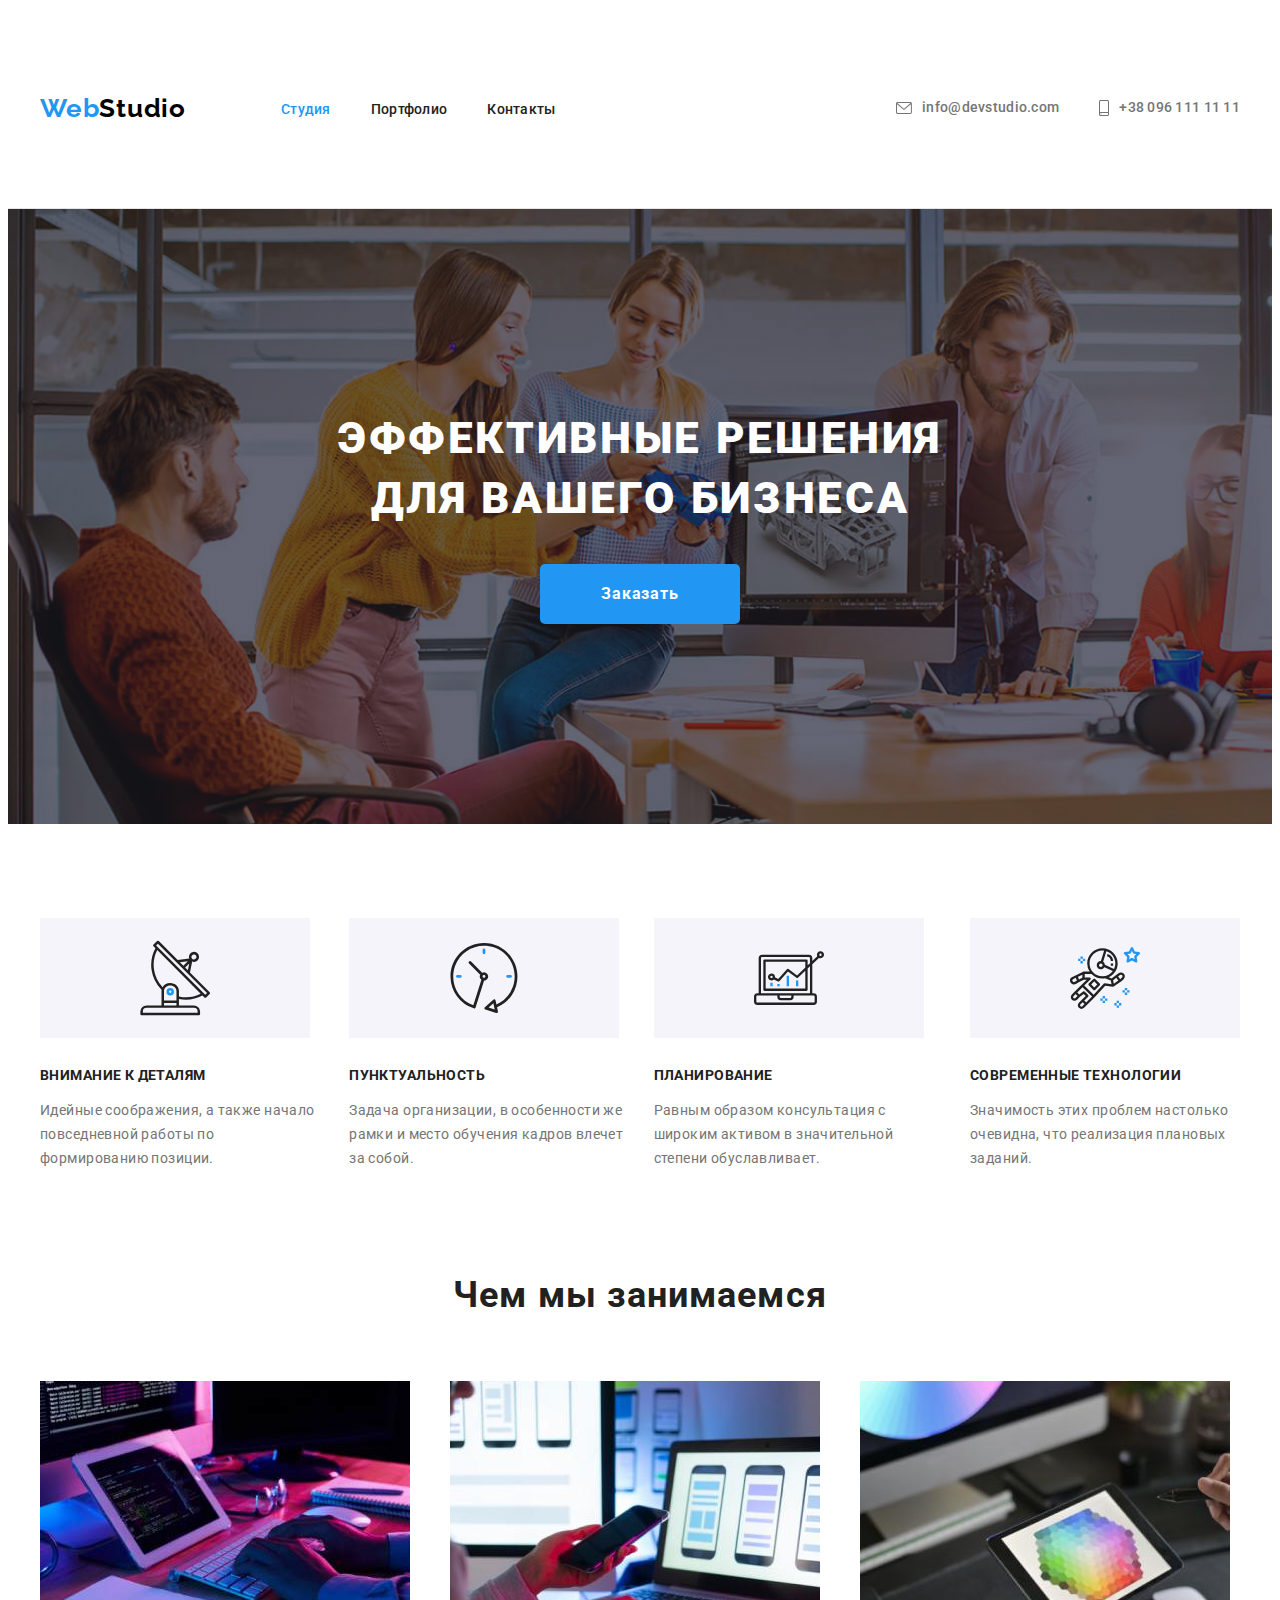
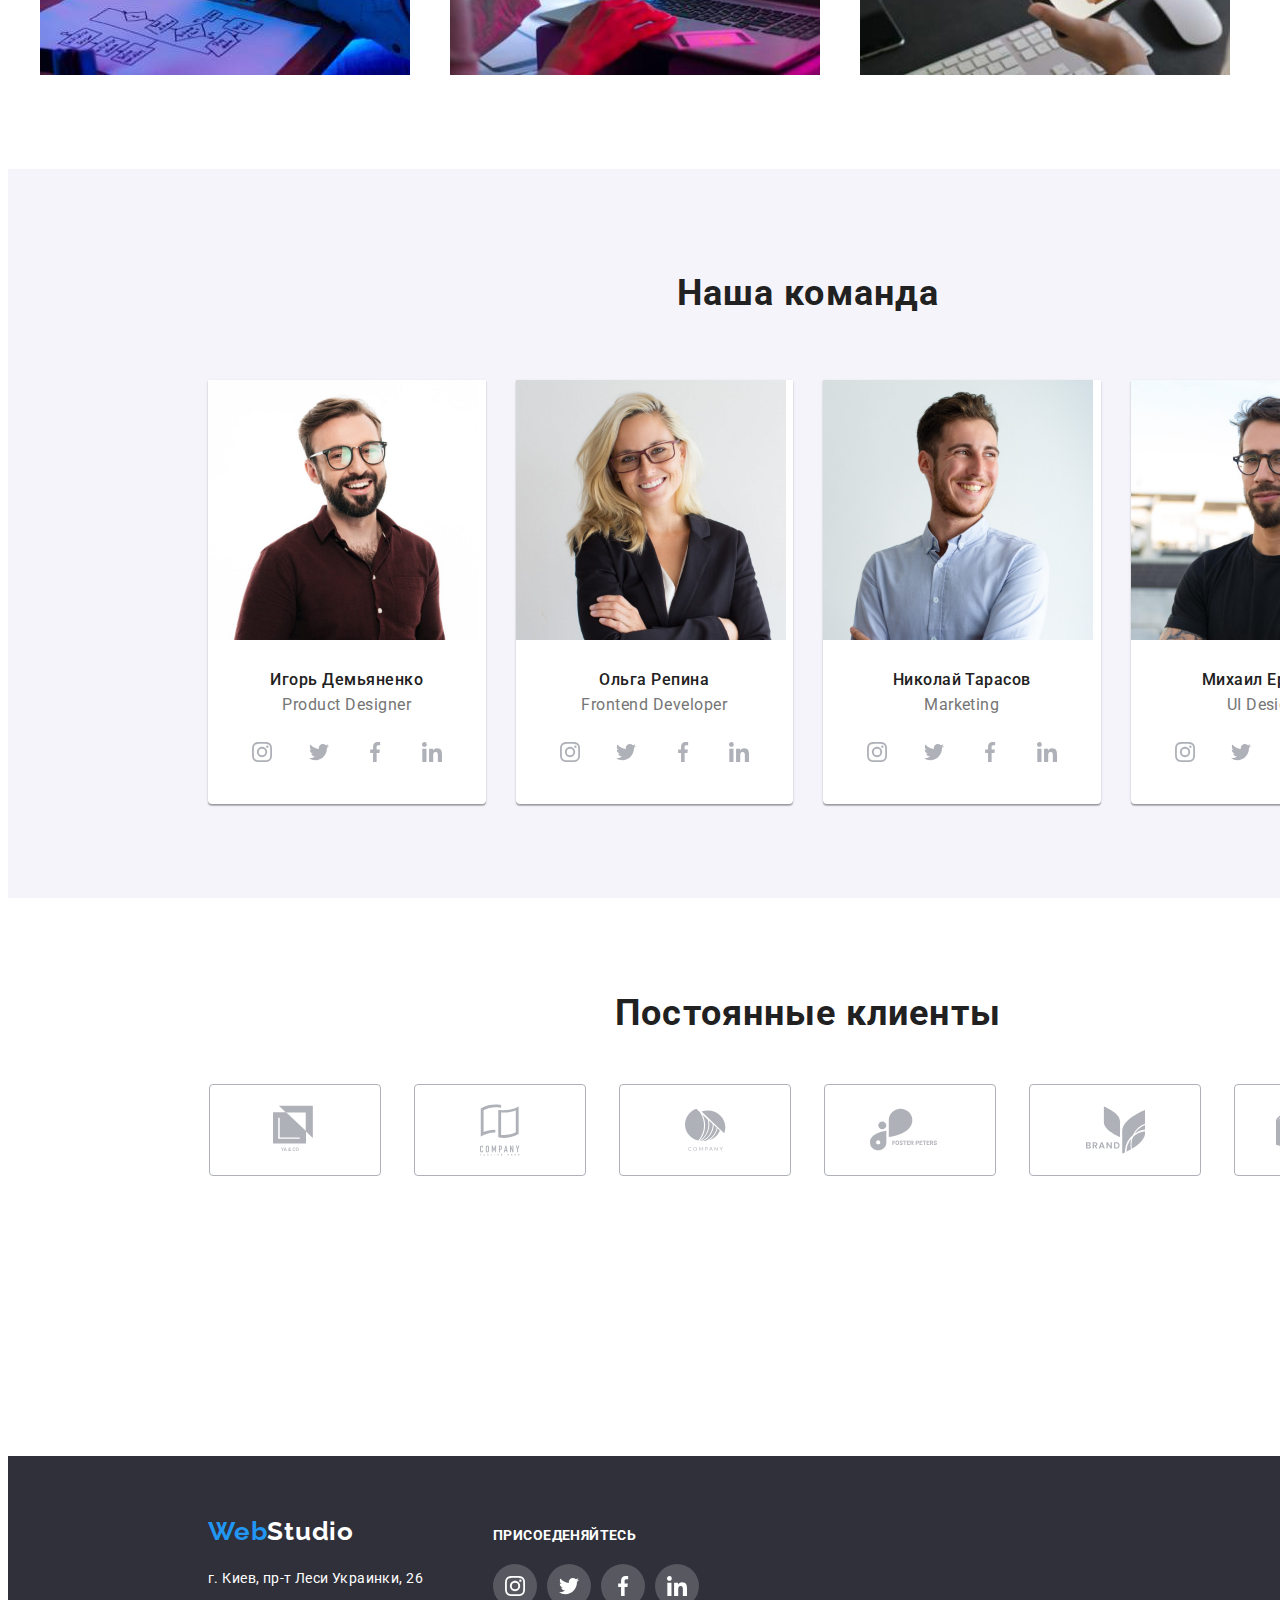
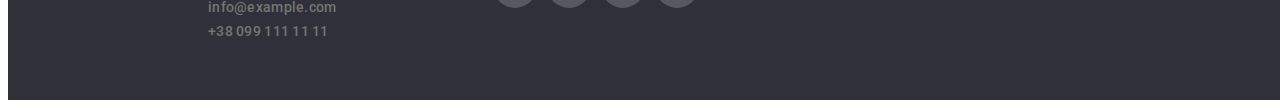
<file: index.html>
<!DOCTYPE html>
<html lang="ru">
<head>
    <meta charset="UTF-8">
    <meta http-equiv="X-UA-Compatible" content="IE=edge">
    <meta name="viewport" content="width=device-width, initial-scale=1.0">
    <title>Веб Студия</title>
    <link rel="stylesheet" href="https://cdnjs.cloudflare.com/ajax/libs/modern-normalize/1.0.0/modern-normalize.css" 
    integrity="sha512-Zx6MlUMKSVJoQ+83OwhdILe8cSEsCzfqThJd7J/VA2UrK6Ctj85p+xzqfyuNXE5B1k25uUdmJ2OzItbBy9GHAQ==" 
    crossorigin="anonymous"/>
    <link rel="preconnect" href="https://fonts.gstatic.com">
    <link href="https://fonts.googleapis.com/css2?family=Raleway:wght@700&family=Roboto:wght@400;500;700;900&display=swap" rel="stylesheet">
    <link rel="stylesheet" href="./css/style.css">
</head>
<body>

   <!--HEADER-->

    <header class="header">
        <div class="container">
            <a class="logo-light-theme link" href="">
                <span class="logo-web">Web</span>Studio
            </a>
            <nav class="navigation">
            <ul class="navigation-list list">
                <li class="navigation-item">
                    <a class="current navigation-link link " href="./index.html">
                        Студия
                    </a>
                </li>
                <li class="navigation-item">
                    <a class="navigation-link link" href="./portfolio.html">
                        Портфолио
                    </a>
                </li>
                <li class="navigation-item">
                    <a class="navigation-link link" href="">
                        Контакты
                    </a>
                </li>
            </ul>
            </nav>
            <ul class="contact-list list">
                <li class="contact-item-mail">
                    <a class="email-link link" href="mailto:info@devstudio.com">
                        <svg class="mail-img" width="16">
                            <use href="./images/icons.svg#icon-mail"></use>
                        </svg>
                        info@devstudio.com
                    </a>
                </li>
                <li class="contact-item-number">
                    <a class="tel-link link" href="tel:+380961111111">
                        <svg class="number-img" width="10">
                            <use href="./images/icons.svg#icon-number"></use>
                        </svg>
                        +38 096 111 11 11
                    </a>
                </li>
            </ul>
        </div>
   </header> 

   <!--MAIN-->

   <main class="main">

        <!--HERO-->

        <section class="hero bg">
            <div class="container">
                <h1 class="hero-title">
                    Эффективные решения для вашего бизнеса
                </h1>
                <button class="hero-btn" type="button">
                    Заказать
                </button>
            </div>
        </section>

        <!--ABOUT-->

        <section class="about section">
            <div class="container">
                <ul class="about-quality-list list">
                    <li class="about-quality-item">
                        <div class="about-icon-container">
                            <svg class="about-icon" width="70">
                                <use href="./images/icons.svg#icon-details"></use>
                            </svg>
                        </div>
                        <h3 class="about-quality-title">Внимание к деталям</h3>
                        <p class="about-quality-description">Идейные соображения, а также начало повседневной работы по формированию позиции.</p>
                    </li>
                    <li class="about-quality-item">
                        <div class="about-icon-container">
                            <svg class="about-icon" width="70">
                                <use href="./images/icons.svg#icon-clock"></use>
                            </svg>
                        </div>
                        <h3 class="about-quality-title">Пунктуальность</h3>
                        <p class="about-quality-description">Задача организации, в особенности же рамки и место обучения кадров влечет за собой.</p>
                    </li>
                    <li class="about-quality-item">
                        <div class="about-icon-container">
                            <svg class="about-icon" width="70">
                                <use href="./images/icons.svg#icon-diagram"></use>
                            </svg>
                        </div>
                        <h3 class="about-quality-title">Планирование</h3>
                        <p class="about-quality-description">Равным образом консультация с широким активом в значительной степени обуславливает.</p>
                    </li>
                    <li class="about-quality-item">
                        <div class="about-icon-container">
                            <svg class="about-icon" width="70">
                                <use href="./images/icons.svg#icon-astronaut"></use>
                            </svg>
                        </div>
                        <h3 class="about-quality-title">Современные технологии</h3>
                        <p class="about-quality-description">Значимость этих проблем настолько очевидна, что реализация плановых заданий.</p>
                    </li>
                </ul>
            </div>
        </section>

        <section  class="about-img-section section">
            <div class="container">
                <h2 class="about-title">Чем мы занимаемся</h2>
                <ul class="about-list-img list">
                    <li class="about-item-img">
                        <img class="about-img" src="./images/box-1.jpg" alt="человек пишет код" height="294">
                    </li>
                    <li class="about-item-img">
                        <img class="about-img" src="./images/box-2.jpg" alt="человек делает дизайн приложения" height="294">
                    </li>
                    <li class="about-item-img">
                        <img class="about-img" src="./images/box-3.jpg" alt="человек подбирает правильный цвет" height="294">
                    </li>
                </ul>
            </div>
        </section>

        <!-- TEAM -->

        <section class="team section">
            <div class="container">
                <h2 class="team-title">Наша команда</h2>
                <ul class="team-list list">
                    <li class="team-item">
                        <img class="team-img" src="./images/worker-1.jpg" alt="мужчина в очках и бардовой рубашке" height="260">
                        <div class="team-img-content">
                            <h3 class="team-img-title">Игорь Демьяненко</h3>
                             <p class="team-img-description" lang="en">Product Designer</p>
                             <ul class="social-list list">
                                <li class="social-list-item">
                                    <a href="" class="social-list-link link">
                                        <svg class="social-list-icon" width="20">
                                            <use href="./images/icons.svg#icon-instagram"></use>
                                        </svg>
                                    </a>
                                </li>
                                <li class="social-list-item">
                                    <a href="" class="social-list-link link">
                                        <svg class="social-list-icon"  width="20">
                                            <use href="./images/icons.svg#icon-twitter"></use>
                                        </svg>
                                    </a>
                                </li>
                                <li class="social-list-item">
                                    <a href="" class="social-list-link link">
                                        <svg class="social-list-icon"  width="20">
                                            <use href="./images/icons.svg#icon-facebook"></use>
                                        </svg>
                                    </a>
                                </li>
                                <li class="social-list-item">
                                    <a href="" class="social-list-link link">
                                        <svg class="social-list-icon"  width="20">
                                            <use href="./images/icons.svg#icon-linkedin"></use>
                                        </svg>
                                    </a>
                                </li>
                            </ul>
                        </div>
                    </li>
                    <li class="team-item">
                        <img class="team-img" src="./images/worker-2.jpg" alt="девушка в очках и пиджаке" height="260">
                        <div class="team-img-content">
                            <h3 class="team-img-title">Ольга Репина</h3>
                            <p class="team-img-description" lang="en">Frontend Developer</p>
                            <ul class="social-list list">
                                <li class="social-list-item">
                                    <a href="" class="social-list-link link">
                                        <svg class="social-list-icon"  width="20">
                                            <use href="./images/icons.svg#icon-instagram"></use>
                                        </svg>
                                    </a>
                                </li>
                                <li class="social-list-item">
                                    <a href="" class="social-list-link link">
                                        <svg class="social-list-icon" width="20">
                                            <use href="./images/icons.svg#icon-twitter"></use>
                                        </svg>
                                    </a>
                                </li>
                                <li class="social-list-item">
                                    <a href="" class="social-list-link link">
                                        <svg class="social-list-icon" width="20">
                                            <use href="./images/icons.svg#icon-facebook"></use>
                                        </svg>
                                    </a>
                                </li>
                                <li class="social-list-item">
                                    <a href="" class="social-list-link link">
                                        <svg class="social-list-icon" width="20">
                                            <use href="./images/icons.svg#icon-linkedin"></use>
                                        </svg>
                                    </a>
                                </li>
                            </ul>
                        </div>
                    </li>
                    <li class="team-item">
                        <img class="team-img" src="./images/worker-3.jpg" alt="мужчина в голубой рубашке" height="260">
                        <div class="team-img-content">
                            <h3 class="team-img-title">Николай Тарасов</h3>
                            <p class="team-img-description" lang="en">Marketing</p>
                            <ul class="social-list list">
                                <li class="social-list-item">
                                    <a href="" class="social-list-link link">
                                        <svg class="social-list-icon" width="20">
                                            <use href="./images/icons.svg#icon-instagram"></use>
                                        </svg>
                                    </a>
                                </li>
                                <li class="social-list-item">
                                    <a href="" class="social-list-link link">
                                        <svg class="social-list-icon" width="20">
                                            <use href="./images/icons.svg#icon-twitter"></use>
                                        </svg>
                                    </a>
                                </li>
                                <li class="social-list-item">
                                    <a href="" class="social-list-link link">
                                        <svg class="social-list-icon" width="20">
                                            <use href="./images/icons.svg#icon-facebook"></use>
                                        </svg>
                                    </a>
                                </li>
                                <li class="social-list-item">
                                    <a href="" class="social-list-link link">
                                        <svg class="social-list-icon" width="20">
                                            <use href="./images/icons.svg#icon-linkedin"></use>
                                        </svg>
                                    </a>
                                </li>
                            </ul>
                        </div>
                    </li>
                    <li class="team-item">
                        <img class="team-img" src="./images/worker-4.jpg" alt="мужчина в очках и черной футболке" height="260">
                        <div class="team-img-content">
                            <h3 class="team-img-title">Михаил Ермаков</h3>
                            <p class="team-img-description" lang="en">UI Designer</p>
                            <ul class="social-list list">
                                <li class="social-list-item">
                                    <a href="" class="social-list-link link">
                                        <svg class="social-list-icon" width="20">
                                            <use href="./images/icons.svg#icon-instagram"></use>
                                        </svg>
                                    </a>
                                </li>
                                <li class="social-list-item">
                                    <a href="" class="social-list-link link">
                                        <svg class="social-list-icon" width="20">
                                            <use href="./images/icons.svg#icon-twitter"></use>
                                        </svg>
                                    </a>
                                </li>
                                <li class="social-list-item">
                                    <a href="" class="social-list-link link">
                                        <svg class="social-list-icon" width="20">
                                            <use href="./images/icons.svg#icon-facebook"></use>
                                        </svg>
                                    </a>
                                </li>
                                <li class="social-list-item">
                                    <a href="" class="social-list-link link">
                                        <svg class="social-list-icon" width="20">
                                            <use href="./images/icons.svg#icon-linkedin"></use>
                                        </svg>
                                    </a>
                                </li>
                            </ul>
                        </div>
                    </li>
                </ul>
            </div>
        </section>

        <!-- CLIENTS  -->

        <section class="clients section">
            <div class="container">
                <h2 class="clients-title">
                    Постоянные клиенты
                </h2>
                <ul class="clients-list list">
                    <li class="clients-list-item">
                        <a class="clients-list-link link" href="">
                            <svg class="clients-icon" width="44">
                                <use href="./images/icons.svg#icon-logo_1"></use>
                            </svg>
                        </a>
                    </li>
                    <li class="clients-list-item">
                        <a class="clients-list-link link" href="">
                            <svg class="clients-icon" width="40">
                                <use href="./images/icons.svg#icon-logo_2"></use>
                            </svg>
                        </a>
                    </li>
                    <li class="clients-list-item">
                        <a class="clients-list-link link" href="">
                            <svg class="clients-icon" width="41">
                                <use href="./images/icons.svg#icon-logo_3"></use>
                            </svg>
                        </a>
                    </li>
                    <li class="clients-list-item">
                        <a class="clients-list-link link" href="">
                            <svg class="clients-icon" width="80">
                                <use href="./images/icons.svg#icon-logo_4"></use>
                            </svg>
                        </a>
                    </li>
                    <li class="clients-list-item">
                        <a class="clients-list-link link" href="">
                            <svg class="clients-icon" width="59">
                                <use href="./images/icons.svg#icon-logo_5"></use>
                            </svg>
                        </a>
                    </li>
                    <li class="clients-list-item">
                        <a class="clients-list-link link" href="">
                            <svg class="clients-icon" width="88">
                                <use href="./images/icons.svg#icon-logo_6"></use>
                            </svg>
                        </a>
                    </li>
                </ul>
            </div>
        </section>

   </main>

   <!--FOOTER-->

   <footer class="footer">
       <div class="container">
            <div class="footer-container">
            <a class="logo-dark-theme link" href="">
                <span class="logo-web">Web</span>Studio
            </a>
            <address class="address">
                <ul class="address-list list">
                    <li class="address-item">
                        <a class="address-link link" href="https://goo.gl/maps/gpuPZWPUitN2GGkdA" target="_blank" rel="noopener noreferrer">
                            г. Киев, пр-т Леси Украинки, 26
                        </a>
                    </li>
                    <li class="address-item">
                        <a class="email-link link" href="mailto:info@example.com">
                            info@example.com
                        </a>
                    </li>
                    <li class="address-item">
                        <a class="tel-link link" href="tel:+380991111111">
                            +38 099 111 11 11
                        </a>
                    </li>
                </ul>
            </address>
            </div>

            <div class="footer-icon-container">
                <h3 class="footer-icon-title">Присоеденяйтесь</h3>
                <ul class="footer-list-icon list">
                    <li class="footer-list-icon-item">
                        <a class="footer-icon-link link">
                            <svg class="footer-icon" width="20">
                                <use href="./images/icons.svg#icon-instagram"></use>
                            </svg>
                        </a>
                    </li>
                    <li class="footer-list-icon-item">
                        <a class="footer-icon-link link">
                            <svg class="footer-icon" width="20">
                                <use href="./images/icons.svg#icon-twitter"></use>
                            </svg>
                        </a>
                    </li>
                    <li class="footer-list-icon-item">
                        <a class="footer-icon-link link">
                            <svg class="footer-icon" width="20">
                                <use href="./images/icons.svg#icon-facebook"></use>
                            </svg>
                        </a>
                    </li>
                    <li class="footer-list-icon-item">
                        <a class="footer-icon-link link">
                            <svg class="footer-icon" width="20">
                                <use href="./images/icons.svg#icon-linkedin"></use>
                            </svg>
                        </a>
                    </li>
                </ul>
            </div>
        </div>
   </footer>
</body>
</html>
</file>
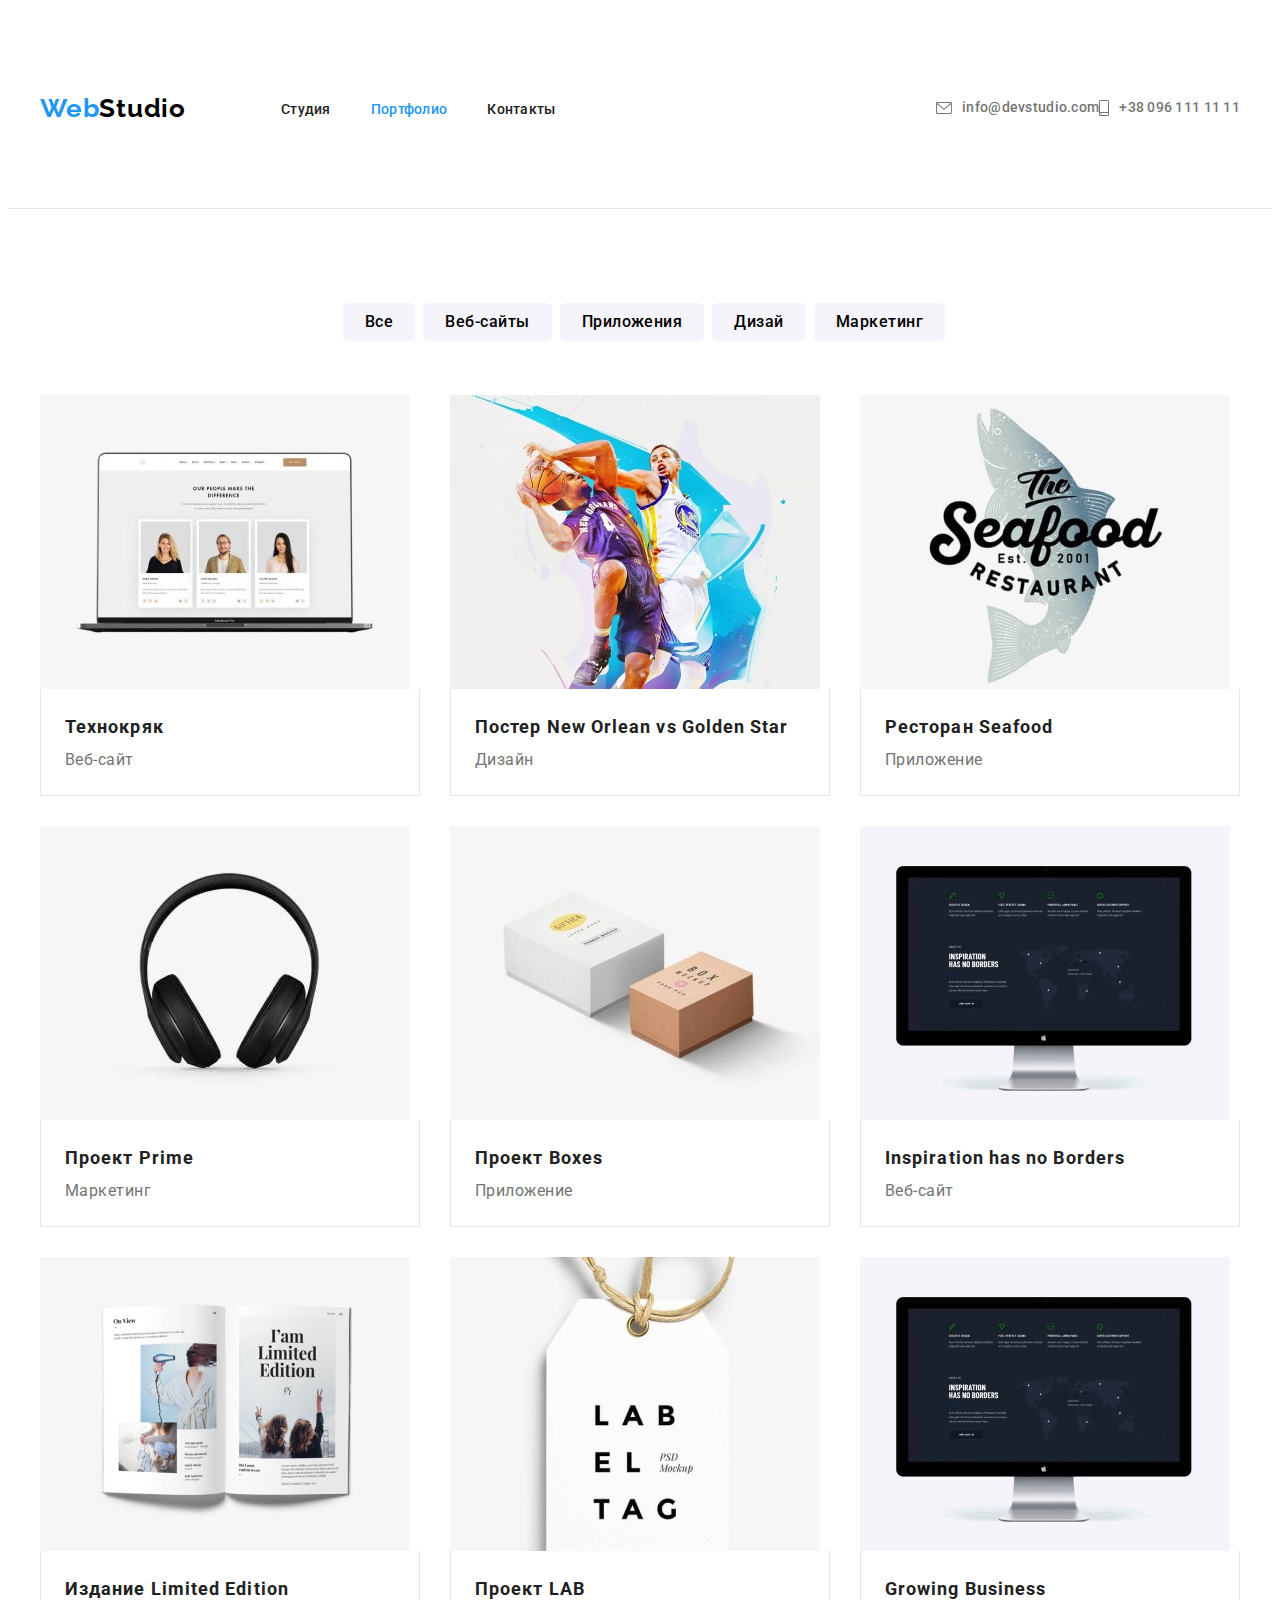
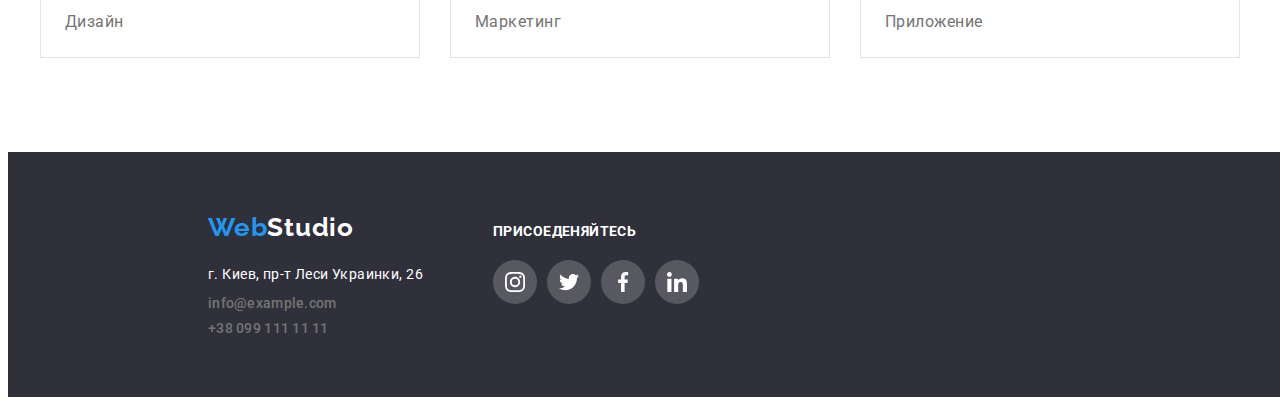
<file: portfolio.html>
<!DOCTYPE html>
<html lang="ru">
<head>
    <meta charset="UTF-8">
    <meta http-equiv="X-UA-Compatible" content="IE=edge">
    <meta name="viewport" content="width=device-width, initial-scale=1.0">
    <title>Портфолио</title>
    <link rel="stylesheet" href="https://cdnjs.cloudflare.com/ajax/libs/modern-normalize/1.0.0/modern-normalize.css" 
    integrity="sha512-Zx6MlUMKSVJoQ+83OwhdILe8cSEsCzfqThJd7J/VA2UrK6Ctj85p+xzqfyuNXE5B1k25uUdmJ2OzItbBy9GHAQ==" 
    crossorigin="anonymous"/>
    <link rel="preconnect" href="https://fonts.gstatic.com">
    <link href="https://fonts.googleapis.com/css2?family=Raleway:wght@700&family=Roboto:wght@400;500;700;900&display=swap" rel="stylesheet">
    <link rel="stylesheet" href="./css/style.css">
</head>
<body>
    <!--HEADER-->
    <header class="header">
        <div class="container">
            <a class="logo-light-theme link" href="">
                <span class="logo-web">Web</span>Studio
            </a>
            <nav class="navigation">
            <ul class="navigation-list list">
                <li class="navigation-item">
                    <a class=" navigation-link link " href="./index.html">
                        Студия
                    </a>
                </li>
                <li class="navigation-item">
                    <a class="current navigation-link link" href="./portfolio.html">
                        Портфолио
                    </a>
                </li>
                <li class="navigation-item">
                    <a class="navigation-link link" href="">
                        Контакты
                    </a>
                </li>
            </ul>
            </nav>
            <ul class="contact-list list">
                <li class="contact-item">
                    <a class="email-link link" href="mailto:info@devstudio.com">
                        <svg class="mail-img" width="16">
                            <use href="./images/icons.svg#icon-mail"></use>
                        </svg>
                        info@devstudio.com
                    </a>
                </li>
                <li class="contact-item">
                    <a class="tel-link link" href="tel:+380961111111">
                        <svg class="number-img" width="10">
                            <use href="./images/icons.svg#icon-number"></use>
                        </svg>
                        +38 096 111 11 11
                    </a>
                </li>
            </ul>
        </div>
   </header> 
   <!--MAIN-->
    <main class="main">
        <section class="projects section">
            <div class="container">
                <h1 hidden> Наши проекты </h1>
            <ul class="projects-type-list list">
                <li class="projects-type-item">
                    <button class="projects-type-btn" type="button">
                    Все
                    </button>
                 </li>
                 <li class="projects-type-item">
                    <button class="projects-type-btn" type="button">
                    Веб-сайты
                    </button>
                 </li>
                 <li class="projects-type-item">
                    <button class="projects-type-btn" type="button">
                    Приложения
                    </button>
                 </li>
                 <li class="projects-type-item">
                    <button class="projects-type-btn" type="button">
                    Дизай
                    </button>
                 </li>
                 <li class="projects-type-item">
                    <button class="projects-type-btn" type="button">
                    Маркетинг
                    </button>
                 </li>
            </ul>
            <ul class="project-list list">
                <li class="project-item">
                    <img class="project-img" src="./images/technocryk.jpg" alt="ноутбук" width="370" height="294">
                    <div class="project-img-content">
                        <h3 class="project-title">Технокряк</h3>
                        <p class="project-description">Веб-сайт</p>
                    </div>
                </li>
                <li class="project-item">
                    <img class="project-img" src="./images/new-orlean.jpg" alt="игра в баскетбол" width="370" height="294">
                    <div class="project-img-content">
                        <h3 class="project-title">Постер <span  lang="en">New Orlean vs Golden Star</span></h3>
                    <p class="project-description">Дизайн</p>
                    </div>
                </li>
                <li class="project-item">
                    <img class="project-img" src="./images/seafood.jpg" alt="эмблема" width="370" height="294">
                    <div class="project-img-content">
                        <h3 class="project-title">Ресторан <span  lang="en">Seafood</span></h3>
                        <p class="project-description">Приложение</p>
                    </div>
                </li>
                <li class="project-item">
                    <img class="project-img" src="./images/prime.jpg" alt="наушники" width="370" height="294">
                    <div class="project-img-content">
                        <h3 class="project-title">Проект <span  lang="en">Prime</span></h3>
                    <p class="project-description">Маркетинг</p>
                    </div>
                </li>
                <li class="project-item">
                    <img class="project-img" src="./images/boxes.jpg" alt="коробки" width="370" height="294">
                    <div class="project-img-content">
                        <h3 class="project-title">Проект <span  lang="en">Boxes</span></h3>
                    <p class="project-description">Приложение</p>
                    </div>
                </li>
                <li class="project-item">
                    <img class="project-img" src="./images/inspiration.jpg" alt="монитор" width="370" height="294">
                    <div class="project-img-content">
                        <h3 class="project-title">Inspiration has no Borders</h3>
                    <p class="project-description">Веб-сайт</p>
                    </div>
                </li>
                <li class="project-item">
                    <img class="project-img" src="./images/limited-edition.jpg" alt="журнал" width="370" height="294">
                    <div class="project-img-content">
                        <h3 class="project-title">Издание <span  lang="en">Limited Edition</span></h3>
                    <p class="project-description">Дизайн</p>
                    </div>
                </li>
                <li class="project-item">
                    <img class="project-img" src="./images/lab.jpg" alt="этикетка" width="370" height="294">
                    <div class="project-img-content">
                        <h3 class="project-title">Проект <span  lang="en">LAB</span></h3>
                    <p class="project-description">Маркетинг</p>
                    </div>
                </li>
                <li class="project-item">
                    <img class="project-img" src="./images/inspiration.jpg" alt="ноутбук" width="370" height="294">
                    <div class="project-img-content">
                        <h3 class="project-title" lang="en">Growing Business</h3>
                    <p class="project-description">Приложение</p>
                    </div>
                </li>
            </ul>
            </div>
        </section>
    </main>
    <!--FOOTER-->
    <footer class="footer">
        <div class="container">
             <div class="footer-container">
             <a class="logo-dark-theme link" href="">
                 <span class="logo-web">Web</span>Studio
             </a>
             <address class="address">
                 <ul class="address-list list">
                     <li class="address-item">
                         <a class="address-link link" href="https://goo.gl/maps/gpuPZWPUitN2GGkdA" target="_blank" rel="noopener noreferrer">
                             г. Киев, пр-т Леси Украинки, 26
                         </a>
                     </li>
                     <li class="address-item">
                         <a class="email-link link" href="mailto:info@example.com">
                             info@example.com
                         </a>
                     </li>
                     <li class="address-item">
                         <a class="tel-link link" href="tel:+380991111111">
                             +38 099 111 11 11
                         </a>
                     </li>
                 </ul>
             </address>
             </div>
 
             <div class="footer-icon-container">
                 <h3 class="footer-icon-title">Присоеденяйтесь</h3>
                 <ul class="footer-list-icon list">
                     <li class="footer-list-icon-item">
                         <a class="footer-icon-link link">
                             <svg class="footer-icon" width="20">
                                 <use href="./images/icons.svg#icon-instagram"></use>
                             </svg>
                         </a>
                     </li>
                     <li class="footer-list-icon-item">
                         <a class="footer-icon-link link">
                             <svg class="footer-icon" width="20">
                                 <use href="./images/icons.svg#icon-twitter"></use>
                             </svg>
                         </a>
                     </li>
                     <li class="footer-list-icon-item">
                         <a class="footer-icon-link link">
                             <svg class="footer-icon" width="20">
                                 <use href="./images/icons.svg#icon-facebook"></use>
                             </svg>
                         </a>
                     </li>
                     <li class="footer-list-icon-item">
                         <a class="footer-icon-link link">
                             <svg class="footer-icon" width="20">
                                 <use href="./images/icons.svg#icon-linkedin"></use>
                             </svg>
                         </a>
                     </li>
                 </ul>
             </div>
         </div>
    </footer>
 </body>
 </html>
</file>
<file: css/style.css>
.link {text-decoration: none;}
.list {list-style: none;}
.address {font-style: normal;}

body {
    font-family: 'Roboto', sans-serif;
    color: #212121;
}

h1, h2, h3, h4, h5, h6, p {
    margin: 0;
}

ul {
    margin: 0;
    padding: 0;
}

img {
    display: block;
}

.section {
    padding-top: 94px;
    padding-bottom: 94px;
}
:root {
    --secondary-font: 'Raleway', sans-serif;
    --secondary-text-color: #757575;
    --accept-color: #2196F3;
    --background-color-header-footer: #2F303A;
    --dark-theme-text: #FFFFFF;
    --light-theme-text: #000000;
    --background-btn: #F5F4FA;
}

/* HEADER*/

.header {
    padding-top: 25px;
    padding-bottom: 25px;
    border-bottom: 1px solid #E5E5E5;
}
.header .container {
    display: flex;
    align-items: center;
}
.container {
    width: 1200px;
    margin: 0 auto;
    padding-left: 15px;
    padding-right: 15px;
}
.logo-light-theme {
    margin-right: 95px;
    font-family: var(--secondary-font);
    font-weight: 700;
    font-size: 26px;
    line-height: 1.19;
    letter-spacing: 0.03em;
    color: var(--light-theme-text);
}
.logo-web {
    font-family: var(--secondary-font);
    font-weight: 700;
    font-size: 26px;
    line-height: 1.19;
    letter-spacing: 0.03em;
    color:  var(--accept-color);
}
.mail-img, .number-img{
    fill: #757575;
    margin-right: 10px;
}
.email-link:hover .mail-img,
.email-link:focus .mail-img, 
.tel-link:hover .number-img,
.tel-link:focus .number-img {
    fill: var(--accept-color);
} 
.navigation-list  {
    display: flex;
    align-items: center;
}
.navigation-item:not(:last-child) {
    margin-right: 40px;
}
.navigation-link {
    font-weight: 500;
    font-size: 14px;
    line-height: 1.14;
    letter-spacing: 0.02em;
    color: var(--text-color);
}
.navigation-link:hover, .navigation-link:focus {
    color: var(--accept-color);
}
.current {
    color: var(--accept-color)
}
.contact-list {
    display: flex;
    align-items: center;
}
.contact-list {
    margin-left: auto;
}
.email-link, .tel-link {
    display: flex;
    align-items: center;
    font-weight: 500;
    font-size: 14px;
    line-height: 1.14;
    letter-spacing: 0.02em;
    color: var(--secondary-text-color);
}
.contact-item-mail {
    margin-right: 40px;
}
.email-link:hover, .email-link:focus, 
.tel-link:hover, .tel-link:focus {
    color: var(--accept-color);
}
/* END HEADER */

/* INDEX MAIN */

/* HERO */
.hero {
    background-color: var(--background-color-header-footer);
    max-width: 1600px;
    margin: 0 auto;
    background-image: linear-gradient(
        rgba(47, 48, 58, 0.4),
        rgba(47, 48, 58, 0.4)
        ), url("../images/background.jpg");
    background-repeat: no-repeat;
    background-size: cover;
}
.hero-title {
    font-weight: 900;
    font-size: 44px;
    line-height: 1.36;
    letter-spacing: 0.06em;
    text-transform: uppercase;
    color: var(--dark-theme-text);
    width: 696px;
    text-align: center;
    margin: 0 auto;
}
.hero .container {
    padding: 200px 15px;
    text-align: center;
    
}
.hero-btn {
    font-family: inherit;
    font-weight: bold;
    font-size: 16px;
    min-width: 200px;
    padding: 15px 30px;
    line-height: 1.88;
    letter-spacing: 0.06em;
    color: var(--dark-theme-text);
    background: var(--accept-color);
    cursor: pointer;
    margin-top: 35px;
    border-radius: 5px;
    border: 0px;
}
.hero-btn:hover, .hero-btn:focus {
    background-color: #188CE8;
}
/* END HERO */

/* ABOUT */
.about-quality-title {
    font-weight: bold;
    font-size: 14px;
    line-height: 1.14;
    letter-spacing: 0.03em;
    text-transform: uppercase;
    margin-bottom: 15px;
}
.about-quality-description {
    font-weight: normal;
    font-size: 14px;
    line-height: 1.71;
    letter-spacing: 0.03em;
    color: var(--secondary-text-color);
}
.about-quality-list {
    display: flex;
    margin-left: -30px;
}
.about-icon-container {
    display: flex;
    align-items: center;
    justify-content: center;
    width: 270px;
    height: 120px;
    background-color: #f5f4fa;
    margin-bottom: 30px;
}
.about-quality-item {
    margin-left: 30px;
}
.about-img-section {
    padding-top: 0px;
}
.about-title {
    font-weight: bold;
    font-size: 36px;
    line-height: 1.71;
    letter-spacing: 0.03em;
    margin-bottom: 55px;
    text-align: center;
}
.about-list-img {
    display: flex;
    margin-left: -30px;
    margin-top: -30px;
}
.about-item-img {
    flex-basis: calc(100% / 3 - 30px);
    margin-left: 30px;
    margin-top: 30px;
}
.about-img {
    max-width: 100%;
}
/* END ABOUT */

/* TEAM */
.team {
    background-color: var(--background-btn);
    width: 1600px;
    height: 100%;
    margin: 0 auto;
}
.team-title {
    font-weight: bold;
    font-size: 36px;
    line-height: 1.71;
    letter-spacing: 0.03em;
    margin-bottom: 55px;
    text-align: center;
}
.team-item {
    flex-basis: calc(100% / 4 - 30px);
    margin-left: 30px;
    background-color: #FFFFFF;
    box-shadow: 0px 1px 3px rgba(0, 0, 0, 0.12), 0px 1px 1px rgba(0, 0, 0, 0.14), 0px 2px 1px rgba(0, 0, 0, 0.2);
    border-radius: 0px 0px 4px 4px;
}
.team-img-content {
    text-align: center;
    padding: 30px 32px;
}
.social-list {
    display: flex;
    align-items: center;
    justify-content: space-between;
    margin-top: 16px;
}
.social-list-link {
    display: flex;
    justify-content: center;
    align-items: center;
    height: 44px;
    width: 44px;
    border-radius: 50%;
    background-color: #fff;
}
.social-list-link:hover, 
.social-list-link:focus {
    background-color: var(--accept-color);
}
.social-list-link:hover .social-list-icon, 
.social-list-link:focus .social-list-icon {
    fill: #fff;
}
.social-list-icon {
    fill: #afb1b8;
}
.team-img-title {
    margin-bottom: 6px;
}
.team-img-title {
    font-weight: 500;
    font-size: 16px;
    line-height: 1.19;
    letter-spacing: 0.03em;
}
.team-img-description {
    font-weight: normal;
    font-size: 16px;
    line-height: 1.19;
    letter-spacing: 0.03em;
    color: var(--secondary-text-color)
}
.team-list {
    display: flex;
    margin-left: -30px;
}
.team-img {
    max-width: 270px;
}
/* END TEAM */

/* CLIENTS */

.clients {
    width: 1600px;
    height: 370px;
    margin: 0 auto;
}
.clients-title {
    font-weight: bold;
    font-size: 36px;
    line-height: 1.17;
    text-align: center;
    letter-spacing: 0.03em;
}
.clients-list {
    display: flex;
    align-items: center;
    margin-left: -30px;
    margin-top: 50px;
}
.clients-list-item {
    display: flex;
    justify-content: center;
    align-items: center;
    flex-basis: calc(100% / 6 - 30px);
    margin-left: 30px;
}
.clients-list-link {
    display: inline-flex;
    justify-content: center;
    align-items: center;
    width: 170px;
    height: 90px;
    border: 1px solid rgba(175, 177, 184, 1);
    border-radius: 4px 4px 4px 4px;
    background-color: #ffffff;
}
.clients-icon {
    fill: #AFB1B8;
}
.clients-list-link:hover, 
.clients-list-link:focus {
    border-color: var(--accept-color);
}
.clients-list-link:hover .clients-icon, 
.clients-list-link:focus .clients-icon {
    fill: var(--accept-color);
}
/* END CLIENTS */

/* END INDEX MAIN */

/* FOOTER */
.footer {
    width: 1600px;
    background-color: var(--background-color-header-footer);
    margin: 0 auto;
    padding: 60px 0px;
}
.footer .container {
    display: flex;
    width: 1200px;
    margin: 0 auto;
    padding-left: 15px;
    padding-right: 15px;
    align-items: baseline;
}
.footer-container {
    margin-right: 70px;
}
.logo-dark-theme {
    font-family: var(--secondary-font);
    font-weight: 700;
    font-size: 26px;
    line-height: 1.19;
    letter-spacing: 0.03em;
    color: var(--dark-theme-text);
}
.address-list {
    margin-top: 20px;
}
.address-link {
    font-weight: normal;
    font-size: 14px;
    line-height: 1.71;
    letter-spacing: 0.03em;
    color: var(--dark-theme-text);
}
.address-link:hover, .address-link:focus {
    color: var(--accept-color);
}
.address-item:not(:last-child) {
    padding-bottom: 9px;
}
.footer-icon-container {
    display: block;
}
.footer-icon-title {
    font-weight: bold;
    font-size: 14px;
    line-height: 1.14;
    letter-spacing: 0.03em;
    text-transform: uppercase;
    color: #FFFFFF;
    margin-bottom: 20px;
}
.footer-list-icon {
    display: flex;
    align-items: center;
}
.footer-list-icon-item {
    margin-right: 10px;
}
.footer-icon-link {
    display: flex;
    justify-content: center;
    align-items: center;
    height: 44px;
    width: 44px;
    border-radius: 50%;
    background-color: #575860;
    cursor: pointer;
}
.footer-icon {
    fill:#fff;
}
.footer-icon-link:hover, 
.footer-icon-link:focus {
    background-color: var(--accept-color);
}
/* END FOOTER */


/* PORTFOLIO MAIN */

.projects-type-list {
    display: flex;
    justify-content: center;
    margin-bottom: 54px;
}
.projects-type-item {
    margin-left: 8px;
}
.projects-type-btn {
    font-family: inherit;
    background-color: var(--background-btn);
    font-weight: 500;
    font-size: 16px;
    line-height: 1.63;
    letter-spacing: 0.03em;
    cursor: pointer;
    border: 0px;
    padding: 6px 22px;
    border-radius: 5px;
}
.projects-type-btn:hover, 
.projects-type-btn:focus {
    background-color: var(--accept-color);
    color: var(--dark-theme-text);
    box-shadow: 0px 3px 1px rgba(0, 0, 0, 0.1), 0px 1px 2px rgba(0, 0, 0, 0.08), 0px 2px 2px rgba(0, 0, 0, 0.12);
    border-radius: 4px;
}
.project-title {
    font-weight: bold;
    font-size: 18px;
    line-height: 2;
    letter-spacing: 0.06em;
}
.project-description {
    font-weight: normal;
    font-size: 16px;
    line-height: 1.88;
    letter-spacing: 0.03em;
    color: var(--secondary-text-color);
}
.project-list {
    display: flex;
    flex-wrap: wrap;
    margin-top: -30px;
    margin-left: -30px;
}
.project-item {
    flex-basis: calc(100% / 3 - 30px);
    margin-top: 30px;
    margin-left: 30px;
}
.project-item:hover, 
.project-item:focus {
    box-shadow: 0px 1px 1px rgba(0, 0, 0, 0.12), 0px 4px 4px rgba(0, 0, 0, 0.06), 1px 4px 6px rgba(0, 0, 0, 0.16);
}
.project-img-content {
    border-left: 1px solid #E5E5E5;
    border-right: 1px solid #E5E5E5;
    border-bottom: 1px solid #E5E5E5;
    padding: 20px 24px;
}
/* END PORTFOLIO MAIN */
</file>
